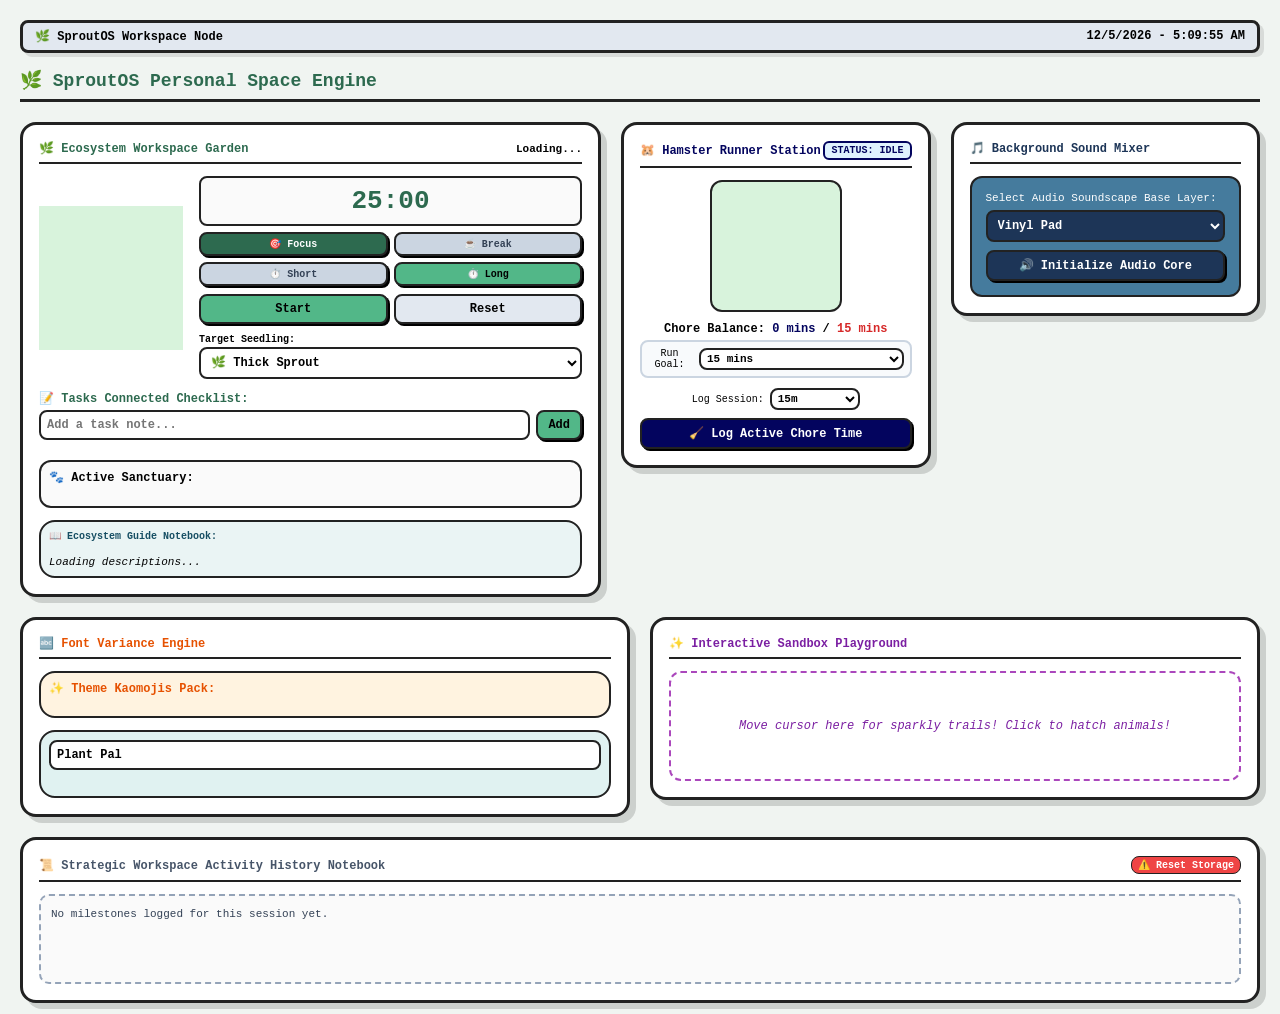
<file: index.html>
<!DOCTYPE html>
<html lang="en">
<head>
  <meta charset="UTF-8">
  <title>SproutOS Chunky Dashboard Workspace</title>
  <style>
    :root { --bg: #f4f9f4; --card-bg: #ffffff; --p: #52b788; --pd: #2d6a4f; --ac: #d8f3dc; --border-color: #222222; }
    * { box-sizing: border-box; font-family: monospace; font-size: 12px; }
    body { background: #f0f4f1; margin: 0; padding: 20px; }
    .meta-row { display: flex; justify-content: space-between; font-weight: bold; background: #e2e8f0; padding: 6px 12px; border-radius: 8px; margin-bottom: 16px; border: 3px solid var(--border-color); box-shadow: 4px 4px 0px rgba(0,0,0,0.1); }
    .dashboard-title { font-size: 18px; font-weight: bold; color: var(--pd); margin-bottom: 20px; border-bottom: 3px solid var(--border-color); padding-bottom: 8px; }
    .dashboard-grid { display: flex; flex-wrap: wrap; gap: 20px; align-items: flex-start; }
    .chunky-widget { background: var(--card-bg); border: 3px solid var(--border-color); border-radius: 16px; padding: 16px; box-shadow: 6px 6px 0px rgba(0,0,0,0.15); display: flex; flex-direction: column; gap: 12px; }
    .wide-widget { flex: 2; min-width: 340px; }
    .narrow-widget { flex: 1; min-width: 280px; }
    .widget-header { font-size: 14px; font-weight: bold; border-bottom: 2px solid var(--border-color); padding-bottom: 6px; display: flex; justify-content: space-between; align-items: center; }
    .plant-row { display: flex; gap: 16px; align-items: center; flex-wrap: wrap; }
    .cv-wrap { width: 144px; height: 144px; background: var(--ac); border-radius: 12px; display: flex; justify-content: center; align-items: center; border: 2px solid var(--border-color); }
    canvas { background: var(--ac); image-rendering: pixelated; }
    .side-ctrls { flex: 1; display: flex; flex-direction: column; gap: 6px; min-width: 140px; }
    .tm-box { background: #fafafa; padding: 8px; border-radius: 8px; border: 2px solid var(--border-color); text-align: center; }
    .tm { font-size: 26px; font-weight: bold; color: var(--pd); }
    .btn-grid { display: flex; gap: 6px; width: 100%; }
    button { background: var(--p); color: #000; border: 2px solid var(--border-color); padding: 6px 10px; border-radius: 8px; cursor: pointer; font-weight: bold; box-shadow: 2px 2px 0px #000; transition: transform 0.1s, box-shadow 0.1s; }
    button:hover { background: var(--ac); transform: translate(1px, 1px); box-shadow: 1px 1px 0px #000; }
    button:active { transform: translate(2px, 2px); box-shadow: 0px 0px 0px #000; }
    .tgl-btn { background: #cbd5e1; color: #334155; }
    .tgl-btn.active-focus { background: #2d6a4f !important; color: #fff !important; }
    .tgl-btn.active-break { background: #475569 !important; color: #fff !important; }
    .tgl-btn.active-len { background: #52b788 !important; color: #000 !important; }
    .td { text-align: left; }
    .rw { display: flex; gap: 6px; margin-bottom: 8px; }
    input[type="text"], select { width: 100%; padding: 6px; border-radius: 8px; border: 2px solid var(--border-color); font-family: monospace; font-weight: bold; background: #fff; }
    ul { list-style: none; padding: 0; margin: 0; display: flex; flex-direction: column; gap: 4px; }
    li { display: flex; align-items: center; justify-content: space-between; padding: 6px; background: #fafafa; border: 2px solid var(--border-color); border-radius: 8px; }
    .dn span { text-decoration: line-through; color: #888; }
    .dl { background: none; color: #ef4444; border: none; box-shadow: none; padding: 0 4px; cursor: pointer; }
    .an-box { background: #fafafa; padding: 8px; border-radius: 12px; font-weight: bold; position: relative; border: 2px solid var(--border-color); height: 48px; overflow: hidden; }
    .pt-c { position: absolute; bottom: 0; left: 0; width: 100%; height: 24px; }
    .pet { position: absolute; font-size: 16px; bottom: 2px; transition: left 0.4s; }
    .stk-row { display: flex; gap: 4px; flex-wrap: wrap; }
    .stk-btn { background: #fff; border: 2px solid var(--border-color); color: #000; padding: 5px 10px; border-radius: 12px; cursor: pointer; font-weight: bold; box-shadow: 2px 2px 0px #000; }
    .fnt-col { display: flex; flex-direction: column; gap: 4px; max-height: 220px; overflow-y: auto; }
    .fnt-row { display: flex; justify-content: space-between; align-items: center; background: #fff; padding: 6px; border-radius: 6px; border: 2px solid var(--border-color); font-weight: bold; cursor: pointer; }
    .mu-box { background: #457b9d; border: 2px solid var(--border-color); border-radius: 12px; padding: 14px; color: white; }
    .mu-box select { background: #1d3557; color: white; margin-bottom: 8px; }
    .mu { background: #1d3557; width: 100%; color: white; border: 2px solid var(--border-color); }
    .pz { background: #fff; border: 2px dashed #ab47bc; border-radius: 12px; min-height: 100px; display: flex; align-items: center; justify-content: center; color: #7b1fa2; font-style: italic; padding: 12px; text-align: center; }
    .history-item { margin-bottom: 4px; padding-bottom: 4px; border-bottom: 1px dashed #cbd5e1; font-weight: bold; color: #475569; }
    .toggle-row { display: flex; gap: 8px; align-items: center; background: #f8fafc; padding: 6px; border-radius: 8px; border: 2px solid #cbd5e1; margin-bottom: 6px; }
  </style>
</head>
<body>

  <div class="meta-row">
    <span>🌿 SproutOS Workspace Node</span>
    <span id="live-system-clock">Loading System Clock...</span>
  </div>

  <div class="dashboard-title">🌿 SproutOS Personal Space Engine</div>

  <div class="dashboard-grid">

    <!-- BOX 1: UNIFIED PLANT GROWER & TASK LIST -->
    <div class="chunky-widget wide-widget">
      <div class="widget-header">
        <span style="color: #2d6a4f;">🌿 Ecosystem Workspace Garden</span>
        <span id="st" style="font-size: 11px; font-weight: bold;">Loading...</span>
      </div>

      <div class="plant-row">
        <div class="cv-wrap"><canvas id="cv" width="144" height="144"></canvas></div>
        <div class="side-ctrls">
          <div class="tm-box"><div id="tm" class="tm">25:00</div></div>
          
          <div class="btn-grid">
            <button id="mode-focus" onclick="setTimerMode('focus')" class="tgl-btn active-focus" style="flex:1; padding:4px; font-size:10px;">🎯 Focus</button>
            <button id="mode-break" onclick="setTimerMode('break')" class="tgl-btn" style="flex:1; padding:4px; font-size:10px;">☕ Break</button>
          </div>

          <div class="btn-grid">
            <button id="len-short" onclick="setTimerLength('short')" class="tgl-btn" style="flex:1; padding:4px; font-size:10px;">⏱️ Short</button>
            <button id="len-long" onclick="setTimerLength('long')" class="tgl-btn active-len" style="flex:1; padding:4px; font-size:10px;">⏱️ Long</button>
          </div>

          <div class="btn-grid" style="margin-top: 2px;">
            <button id="go" onclick="run()" style="flex:1; background: #52b788;">Start</button>
            <button onclick="reset()" style="flex:1; background: #e2e8f0;">Reset</button>
          </div>
          
          <div style="display: flex; flex-direction: column; gap: 2px; margin-top: 4px;">
            <span style="font-size: 10px; font-weight: bold;">Target Seedling:</span>
            <select id="pt" onchange="chg()">
              <option value="sprout">🌿 Thick Sprout</option>
              <option value="cactus">🌵 Big Cactus</option>
              <option value="flower">🌻 Sunflower</option>
              <option value="orchid">🌸 Exotic Orchid</option>
              <option value="rose">🌹 Crimson Rose</option>
              <option value="tulip">🌷 Spring Tulip</option>
              <option value="bamboo">🎍 Lucky Bamboo</option>
              <option value="bonsai">🌳 Miniature Bonsai</option>
              <option value="mushroom">🍄 Magic Shroom</option>
              <option value="clover">🍀 Lucky Clover</option>
              <option value="fern">🌿 Jungle Fern</option>
              <option value="maple">🍁 Autumn Maple</option>
              <option value="palm">🌴 Desert Palm</option>
              <option value="venus">🌱 Fly Trap</option>
              <option value="berry">🍓 Wild Berry</option>
            </select>
          </div>
        </div>
      </div>
      <div class="td">
        <div style="font-weight: bold; color: #2d6a4f; margin-bottom: 4px;">📝 Tasks Connected Checklist:</div>
        <div class="rw">
          <input type="text" id="in" placeholder="Add a task note..."><button onclick="add()">Add</button>
        </div>
        <ul id="el"></ul>
      </div>

      <div class="an-box">🐾 Active Sanctuary: <div id="an" class="pt-c"></div></div>

      <div class="chunky-widget" style="background: #eaf4f4; padding: 8px; border-width: 2px; box-shadow: none;">
        <div style="font-weight: bold; color: #164e63; font-size: 10px;">📖 Ecosystem Guide Notebook:</div>
        <div id="eco-desc" style="font-style: italic; font-size: 11px; margin-top: 2px;">Loading descriptions...</div>
      </div>
    </div>

    <!-- BOX 2: PIXEL DWARF HAMSTER RUNNER -->
    <div class="chunky-widget narrow-widget">
      <div class="widget-header">
        <span style="color: #03045e;">🐹 Hamster Runner Station</span>
        <span id="hamster-status" style="font-size: 10px; font-weight: bold; color: #03045e; background: #e0f2fe; padding: 2px 6px; border-radius: 6px; border: 2px solid #03045e;">STATUS: IDLE</span>
      </div>
      
      <div style="display: flex; flex-direction: column; align-items: center; justify-content: center; gap: 10px; flex: 1;">
        <canvas id="hamsterCanvas" width="128" height="128" style="border: 2px solid #222; border-radius: 12px;"></canvas>
        <div style="width: 100%; text-align: center; display: flex; flex-direction: column; gap: 4px;">
          <div style="font-weight: bold;">Chore Balance: <span id="chore-time" style="color: #03045e;">0 mins</span> / <span id="chore-target-display" style="color:#d62828;">15 mins</span></div>
          <div class="toggle-row">
            <span style="font-size:10px;">Run Goal:</span>
            <select id="hamster-run-threshold" onchange="updateChoreTarget()" style="padding:2px; font-size:11px;">
              <option value="5">5 mins</option>
              <option value="15" selected>15 mins</option>
              <option value="30">30 mins</option>
              <option value="60">60 mins</option>
            </select>
          </div>
          <div style="display: flex; gap: 6px; align-items: center; justify-content: center; margin-bottom: 4px;">
            <span style="font-size:10px;">Log Session:</span>
            <select id="chore-duration" style="max-width: 90px; padding: 2px; font-size:11px;">
              <option value="5">5m</option>
              <option value="15" selected>15m</option>
              <option value="30">30m</option>
              <option value="60">1h</option>
            </select>
          </div>
          <button onclick="triggerChoreBoost()" style="background: #03045e; color: white; width: 100%;">🧹 Log Active Chore Time</button>
        </div>
      </div>
    </div>

    <!-- BOX 3: SOUNDSCAPE LAYER -->
    <div class="chunky-widget narrow-widget">
      <div class="widget-header"><span style="color: #1d3557;">🎵 Background Sound Mixer</span></div>
      <div class="mu-box">
        <div style="font-size: 11px; margin-bottom: 6px;">Select Audio Soundscape Base Layer:</div>
        <select id="mtype"><option value="chill">Vinyl Pad</option><option value="jazz">Melancholy</option><option value="rain">Rainy Beats</option></select>
        <button id="m" class="mu" onclick="tune()">🔊 Initialize Audio Core</button>
      </div>
    </div>

    <!-- BOX 4: STICKERS AND TEXT VARIANCE -->
    <div class="chunky-widget wide-widget" style="min-width: 340px;">
      <div class="widget-header"><span style="color: #e65100;">🔤 Font Variance Engine</span></div>
      <div class="chunky-widget" style="background: #fff3e0; padding: 8px; border-width: 2px; box-shadow: none;">
        <div style="font-weight: bold; color: #e65100;">✨ Theme Kaomojis Pack:</div>
        <div class="stk-row" id="stk-box"></div>
      </div>
      <div class="chunky-widget" style="background: #e0f2f1; padding: 8px; border-width: 2px; box-shadow: none;">
        <input type="text" id="cust-txt-in" value="Plant Pal" oninput="genFonts()" style="margin-bottom: 6px;">
        <div class="fnt-col" id="fnt-box"></div>
      </div>
    </div>

    <!-- BOX 5: SANDBOX PLAYGROUND -->
    <div class="chunky-widget wide-widget">
      <div class="widget-header"><span style="color: #7b1fa2;">✨ Interactive Sandbox Playground</span></div>
      <div id="playzone" class="pz" style="position: relative; overflow: hidden; background: #fff; min-height: 110px; cursor: crosshair;">
        Move cursor here for sparkly trails! Click to hatch animals!
      </div>
    </div>

    <!-- BOX 6: HISTORIC NOTES ARCHIVE LEDGER -->
    <div class="chunky-widget wide-widget" style="min-width: 100%;">
      <div class="widget-header">
        <span style="color: #475569;">📜 Strategic Workspace Activity History Notebook</span>
        <button onclick="clearSavedData()" style="background:#ef4444; color:white; font-size:10px; padding:2px 6px; box-shadow:none; border-width:1px;">⚠️ Reset Storage</button>
      </div>
      <div id="workspace-history-box" style="padding: 10px; background: #fafafa; border: 2px dashed #94a3b8; border-radius: 10px; min-height: 90px; line-height: 1.5; font-size: 11px; color: #334155; max-height: 180px; overflow-y: auto;">
        No milestones logged for this session yet.
      </div>
    </div>

  </div>

  <script src="database.js"></script>
  <script src="engine.js"></script>
  <script src="hamster.js"></script>
  <script src="playground.js"></script>
</body>
</html>
</file>
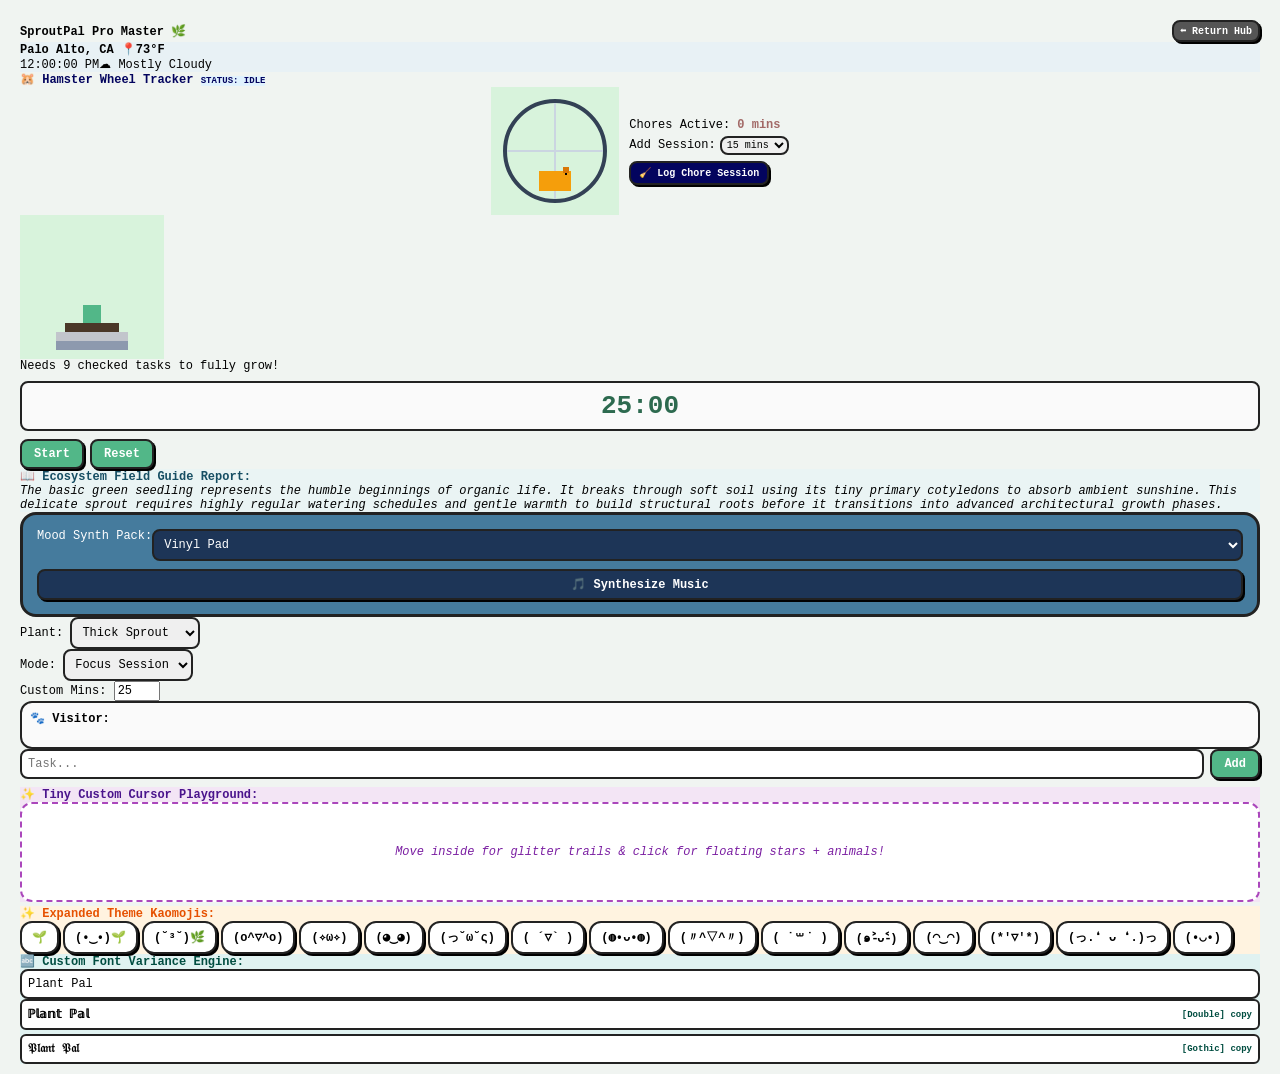
<file: dashboard.html>
<!DOCTYPE html>
<html lang="en">
<head>
  <meta charset="UTF-8">
  <title>SproutPal Standalone Dashboard</title>
  <link rel="stylesheet" href="style.css">
</head>
<body>
  <div class="bx">
    <div style="display:flex; justify-content:space-between; align-items:center;">
      <h4 style="margin:0;">SproutPal Pro Master 🌿</h4>
      <button onclick="location.href='index.html'" style="background:#555; font-size:10px; padding:3px 6px;">⬅ Return Hub</button>
    </div>
    
    <div id="wdg" class="sl" style="background:#e8f1f5; border-color:#b0c4de;">
      <div class="sl-row" style="font-weight:bold;">
        <span>Palo Alto, CA 📍</span><span id="wdg-temp">73°F</span>
      </div>
      <div class="sl-row">
        <span id="wdg-time">12:00:00 PM</span><span>☁ Mostly Cloudy</span>
      </div>
    </div>

    <!-- PHONE APP STYLE CHUNKY FAT RECTANGLE CUSTOM WIDGET -->
    <div class="fat-widget">
      <div class="fat-header">
        <span style="font-weight:bold; color:#03045e;">🐹 Hamster Wheel Tracker</span>
        <span id="hamster-status" style="font-size:9px; color:#03045e; font-weight:bold;">STATUS: IDLE</span>
      </div>
      <div style="display:flex; gap:10px; align-items:center; justify-content:center;">
        <canvas id="hamsterCanvas" width="128" height="128"></canvas>
        <div class="fat-info">
          <div>Chores Active: <span id="chore-time" style="font-weight:bold; color:#a26967;">0 mins</span></div>
          
          <div style="margin-top:4px; display:flex; gap:4px; align-items:center;">
            <span>Add Session:</span>
            <select id="chore-duration" style="font-size:10px; padding:1px;">
              <option value="5">5 mins</option>
              <option value="15" selected>15 mins</option>
              <option value="30">30 mins</option>
              <option value="60">1 hour</option>
            </select>
          </div>
          
          <button id="chore-btn" onclick="triggerChoreBoost()" style="margin-top:6px; background:#03045e; font-size:10px; padding:4px 8px;">🧹 Log Chore Session</button>
        </div>
      </div>
    </div>

    <div class="mid-row">
      <div class="cv-wrap"><canvas id="cv" width="144" height="144"></canvas></div>
      <div class="side-ctrls">
        <div id="st" class="st"></div>
        <div id="tmbx" class="tm-box mode-focus"><div id="tm" class="tm">25:00</div></div>
        <div class="bt">
          <button id="go" onclick="run()">Start</button>
          <button onclick="reset()">Reset</button>
        </div>
      </div>
    </div>

    <div class="sl" style="background:#eaf4f4; border-color:#cce3de;">
      <div style="font-weight:bold; color:#164e63;">📖 Ecosystem Field Guide Report:</div>
      <div id="eco-desc" style="font-style:italic;">Loading...</div>
    </div>

    <div class="mu-box">
      <div style="display:flex; justify-content:space-between; color:#fff;">
        <span>Mood Synth Pack:</span>
        <select id="mtype">
          <option value="chill">Vinyl Pad</option>
          <option value="jazz">Melancholy</option>
          <option value="rain">Rainy Beats</option>
          <option value="cosmic">Space Drone</option>
          <option value="retro">Chiptune</option>
          <option value="lofi">Ambient Lo-Fi</option>
          <option value="synth">Lofi Synthwave</option>
          <option value="classic">Neo-Classical piano</option>
        </select>
      </div>
      <button id="m" class="mu" onclick="tune()">🎵 Synthesize Music</button>
    </div>

    <div class="sl">
      <div class="sl-row">
        <span>Plant:</span>
        <select id="pt" onchange="chg()">
          <option value="sprout">Thick Sprout</option>
          <option value="cactus">Big Cactus</option>
          <option value="flower">Sunflower</option>
          <option value="orchid">Exotic Orchid</option>
          <option value="sakura">Sakura Bonsai</option>
          <option value="fern">Cozy Fern</option>
          <option value="bamboo">Lucky Bamboo</option>
          <option value="rose">Crimson Rose</option>
          <option value="maple">Mini Maple</option>
          <option value="mushroom">Shroom Patch</option>
        </select>
      </div>
      <div class="sl-row">
        <span>Mode:</span>
        <select id="tmode" onchange="setMode()">
          <option value="focus">Focus Session</option>
          <option value="break">Break Time</option>
        </select>
      </div>
      <div class="sl-row">
        <span>Custom Mins:</span>
        <input type="number" id="cust" value="25" min="1" max="180" onchange="applyCustomTime()">
      </div>
    </div>
    
    <div class="an-box">🐾 Visitor:<div id="an" class="pt-c"></div></div>
    
    <div class="td">
      <div class="rw"><input type="text" id="in" placeholder="Task..."><button onclick="add()">Add</button></div>
      <ul id="el"></ul>
    </div>

    <div class="sl" style="background:#f3e5f5; border-color:#e1bee7;">
      <div style="font-weight:bold; color:#4a148c;">✨ Tiny Custom Cursor Playground:</div>
      <div id="playzone" class="pz">Move inside for glitter trails & click for floating stars + animals!</div>
    </div>

    <div class="sl" style="background:#fff3e0; border-color:#ffe0b2; margin-top:4px;">
      <div style="font-weight:bold; color:#e65100;">✨ Expanded Theme Kaomojis:</div>
      <div class="stk-row" id="stk-box"></div>
    </div>

    <div class="sl" style="background:#e0f2f1; border-color:#b2dfdb;">
      <div style="font-weight:bold; color:#004d40;">🔤 Custom Font Variance Engine:</div>
      <input type="text" id="cust-txt-in" value="Plant Pal" oninput="genFonts()" style="width:100%;">
      <div class="fnt-col" id="fnt-box"></div>
    </div>
  </div>

  <!-- LOAD APPLICATION CODE COMPONENTS IN AN UNBROKEN CHAIN -->
  <script src="database.js"></script>
  <script src="audio.js"></script>
  <script src="engine.js"></script>
  <script src="playground.js"></script>
  <script src="hamster.js"></script>

  <script>
    window.addEventListener('load', function() {
      setTimeout(function() {
        if (typeof ren === 'function') ren();
        if (typeof show === 'function') show();
        if (typeof updateStickers === 'function') updateStickers();
        if (typeof draw === 'function') draw();
        if (typeof msg === 'function') msg();
        if (typeof initHamster === 'function') initHamster();
      }, 100);
    });
  </script>
</body>
</html>
</file>
<file: style.css>
:root { 
  --bg: #f4f9f4; 
  --card-bg: #ffffff;
  --p: #52b788; 
  --pd: #2d6a4f; 
  --ac: #d8f3dc; 
  --border-color: #222222;
}

* { 
  box-sizing: border-box; 
  font-family: monospace; 
  font-size: 12px; 
}

body { 
  background: #f0f4f1; 
  margin: 0; 
  padding: 20px;
}

/* Master Header Title Banner */
.dashboard-title {
  font-size: 18px;
  font-weight: bold;
  color: var(--pd);
  margin-bottom: 20px;
  border-bottom: 3px solid var(--border-color);
  padding-bottom: 8px;
}

/* Responsive Desktop Masonry Flex Grid */
.dashboard-grid {
  display: flex;
  flex-wrap: wrap;
  gap: 20px;
  align-items: flex-start;
}

/* Heavy Chunky Widget Box Structure */
.chunky-widget {
  background: var(--card-bg);
  border: 3px solid var(--border-color);
  border-radius: 16px;
  padding: 16px;
  box-shadow: 6px 6px 0px rgba(0,0,0,0.15);
  display: flex;
  flex-direction: column;
  gap: 12px;
}

/* Size Configurations for Columns */
.wide-widget { flex: 2; min-width: 320px; }
.narrow-widget { flex: 1; min-width: 260px; }

.widget-header {
  font-size: 14px;
  font-weight: bold;
  border-bottom: 2px solid var(--border-color);
  padding-bottom: 6px;
  display: flex;
  justify-content: space-between;
  align-items: center;
}

/* Combined Workspace Elements */
.plant-row {
  display: flex;
  gap: 16px;
  align-items: center;
}

.cv-wrap { 
  width: 144px; 
  height: 144px; 
  background: var(--ac); 
  border-radius: 12px; 
  display: flex; 
  justify-content: center; 
  align-items: center; 
  border: 2px solid var(--border-color); 
}

canvas { 
  background: var(--ac); 
  image-rendering: pixelated; 
}

.side-ctrls {
  flex: 1;
  display: flex;
  flex-direction: column;
  gap: 8px;
}

.tm-box {
  background: #fafafa;
  padding: 8px;
  border-radius: 8px;
  border: 2px solid var(--border-color);
  text-align: center;
}

.tm { 
  font-size: 26px; 
  font-weight: bold; 
  color: var(--pd); 
}

.bt { 
  display: flex; 
  gap: 6px; 
}

button { 
  background: var(--p); 
  color: #ffffff; 
  border: 2px solid var(--border-color); 
  padding: 6px 12px; 
  border-radius: 8px; 
  cursor: pointer; 
  font-weight: bold; 
  box-shadow: 2px 2px 0px #000;
}

button:hover { 
  background: var(--pd); 
  transform: translate(1px, 1px);
  box-shadow: 1px 1px 0px #000;
}

/* To-Do Checklist Framework */
.td { text-align: left; }
.rw { display: flex; gap: 6px; margin-bottom: 8px; }
input[type="text"], select { 
  flex: 1; 
  padding: 6px; 
  border-radius: 8px; 
  border: 2px solid var(--border-color); 
  font-family: monospace;
}

ul { 
  list-style: none; 
  padding: 0; 
  margin: 0; 
  display: flex; 
  flex-direction: column; 
  gap: 4px; 
}

li { 
  display: flex; 
  align-items: center; 
  justify-content: space-between; 
  padding: 6px; 
  background: #fafafa; 
  border: 2px solid var(--border-color); 
  border-radius: 8px; 
}

.dn span { text-decoration: line-through; color: #888; }
.dl { background: none; color: #ef4444; border: none; box-shadow: none; padding: 0 4px; }
.dl:hover { background: none; color: #b91c1c; }

/* Animal Sandbox Strips */
.an-box { 
  background: #fafafa; 
  padding: 8px; 
  border-radius: 12px; 
  font-weight: bold; 
  position: relative; 
  border: 2px solid var(--border-color); 
  height: 48px;
  overflow: hidden; 
}

.pt-c { position: absolute; bottom: 0; left: 0; width: 100%; height: 24px; }
.pet { position: absolute; font-size: 16px; bottom: 2px; transition: left 0.4s; }

/* Font Engine Containers */
.stk-row { display: flex; gap: 4px; flex-wrap: wrap; }
.stk-btn { 
  background: #ffffff; 
  border: 2px solid var(--border-color); 
  color: #000000; /* Force bold black text color */
  padding: 5px 10px; 
  border-radius: 12px; 
  cursor: pointer; 
  font-weight: bold; 
}
.stk-btn:hover {
  background: #f0f0f0;
}

.fnt-col { display: flex; flex-direction: column; gap: 4px; max-height: 150px; overflow-y: auto; }
.fnt-row { display: flex; justify-content: space-between; align-items: center; background: #fff; padding: 6px; border-radius: 6px; border: 2px solid var(--border-color); font-weight: bold; cursor: pointer; }

/* Special Content Audio Panels */
.mu-box { background: #457b9d; border: 3px solid var(--border-color); border-radius: 16px; padding: 14px; color: white; }
.mu-box select { background: #1d3557; color: white; margin-bottom: 8px; }
.mu { background: #1d3557; width: 100%; color: white; border: 2px solid var(--border-color); }

.pz { background: #fff; border: 2px dashed #ab47bc; border-radius: 12px; min-height: 100px; display: flex; align-items: center; justify-content: center; color: #7b1fa2; font-style: italic; padding: 12px; text-align: center; }
/* Quick layout tweaks for the new dashboard features */
.fnt-col { max-height: 220px !important; }
.history-item { margin-bottom: 4px; padding-bottom: 4px; border-bottom: 1px dashed #ccc; }
.toggle-row { display: flex; gap: 8px; align-items: center; background: #f8fafc; padding: 6px; border-radius: 8px; border: 1px solid #cbd5e1; }
.meta-row { display: flex; justify-content: space-between; font-weight: bold; background: #e2e8f0; padding: 4px 8px; border-radius: 6px; margin-bottom: 6px; border: 2px solid #222; }
</file>
